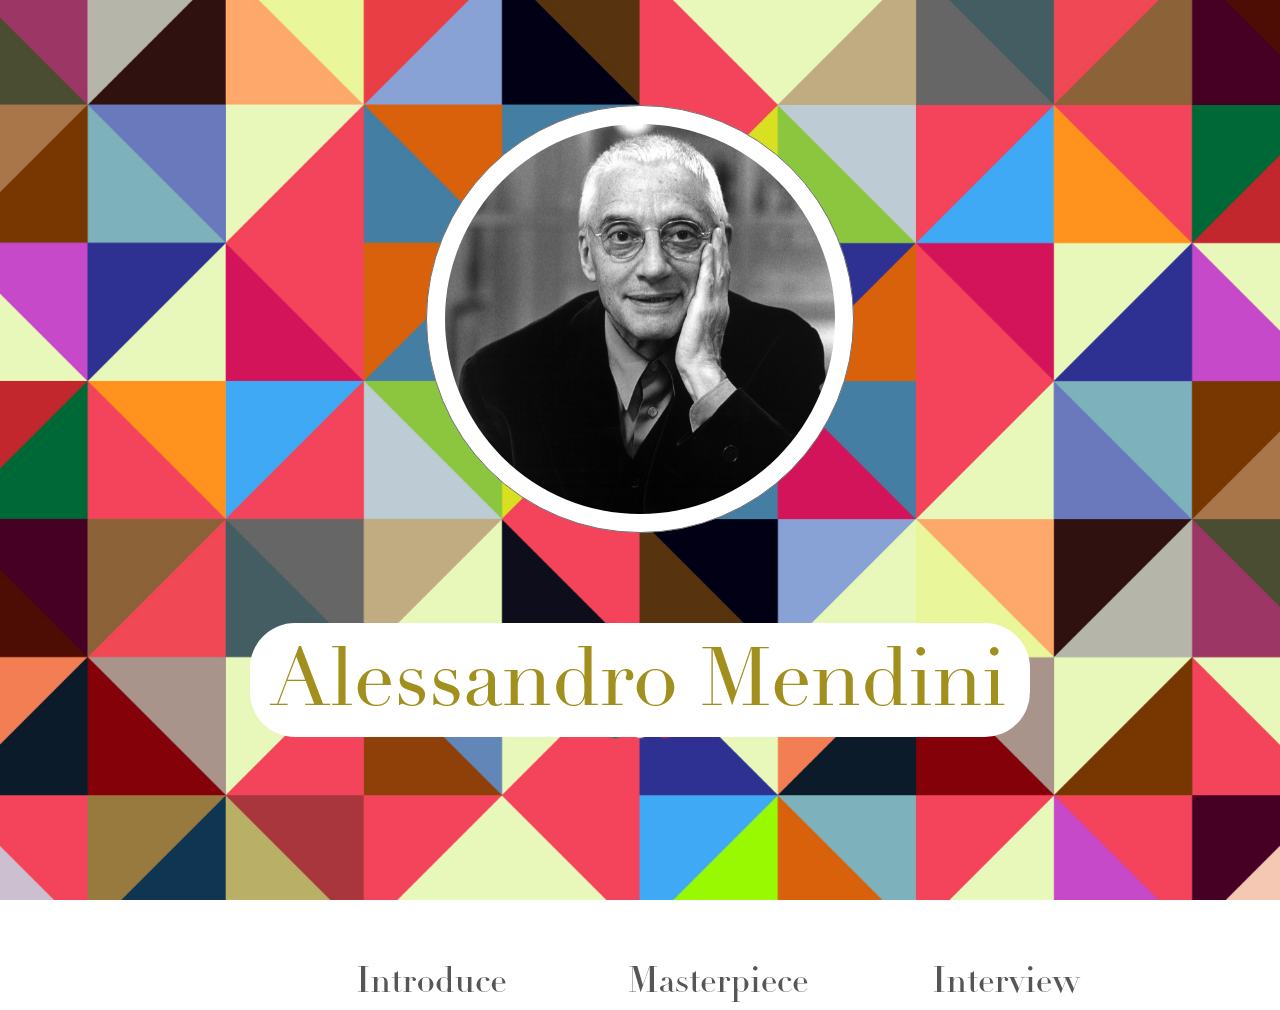
<file: index.html>
<!DOCTYPE html>
<html lang="ko">
<head>
    <meta charset="UTF-8">
    <meta http-equiv="X-UA-Compatible" content="IE=edge">
    <meta name="viewport" content="width=device-width, initial-scale=1.0">
    <title>Mendini</title>
    <link rel="stylesheet" href="master.css">
</head>
<body>
    <section>
        <div class="wrap1"></div>
        <div class="wrap2">
            <div class="fr_set">
                <div class="fr01"><img src="img/01_02.png" ></div>
                <div class="fr02"><img src="img/01_03.png" ></div>
                <a href="index.html"><div class="bt"><img src="img/01_07.png"></div></a>
                <div class="fr03">
                    <a href="sub01.html"><img src="img/01_04.png"></a>
                    <a href="sub02.html"><img src="img/01_05.png" ></a>
                        <a href="sub03.html"><img src="img/01_06.png" ></a>
                        
                 </div>
             </div>
         </div>

</section>
</body>
</html>
</file>
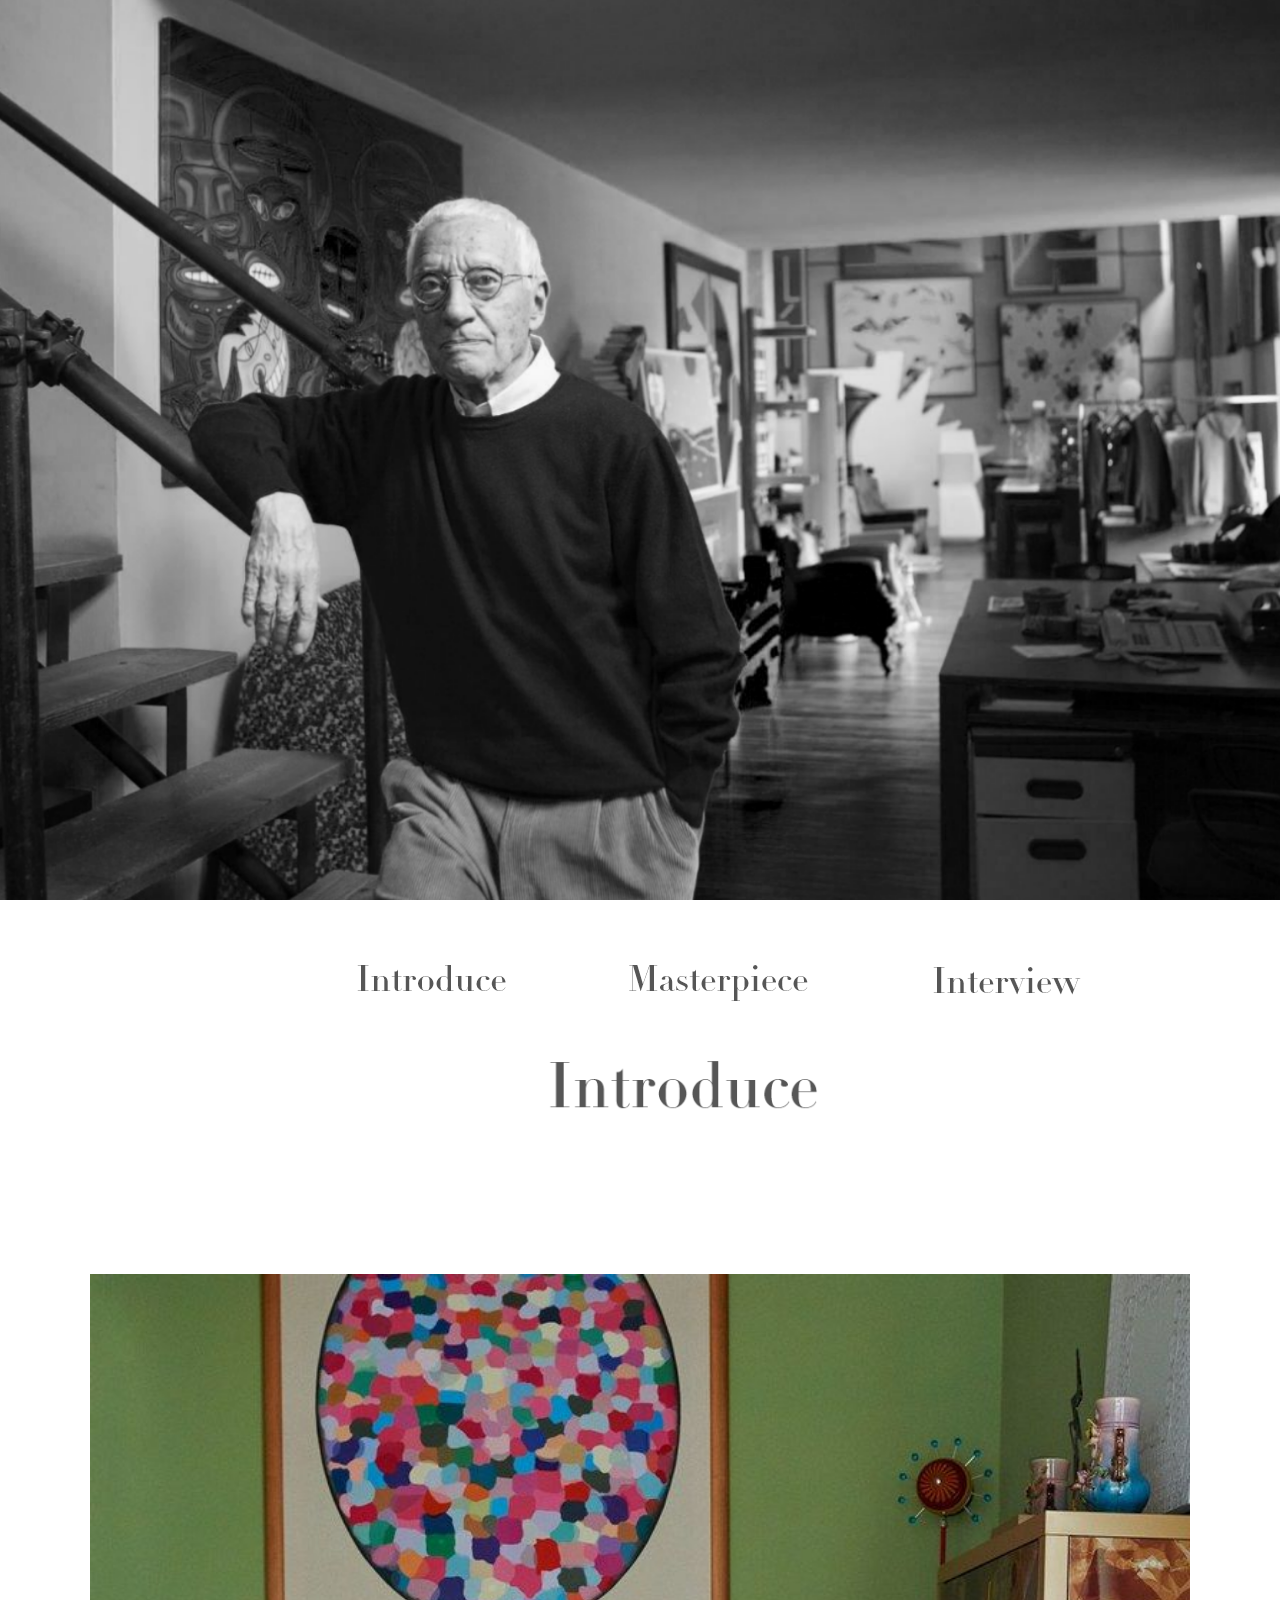
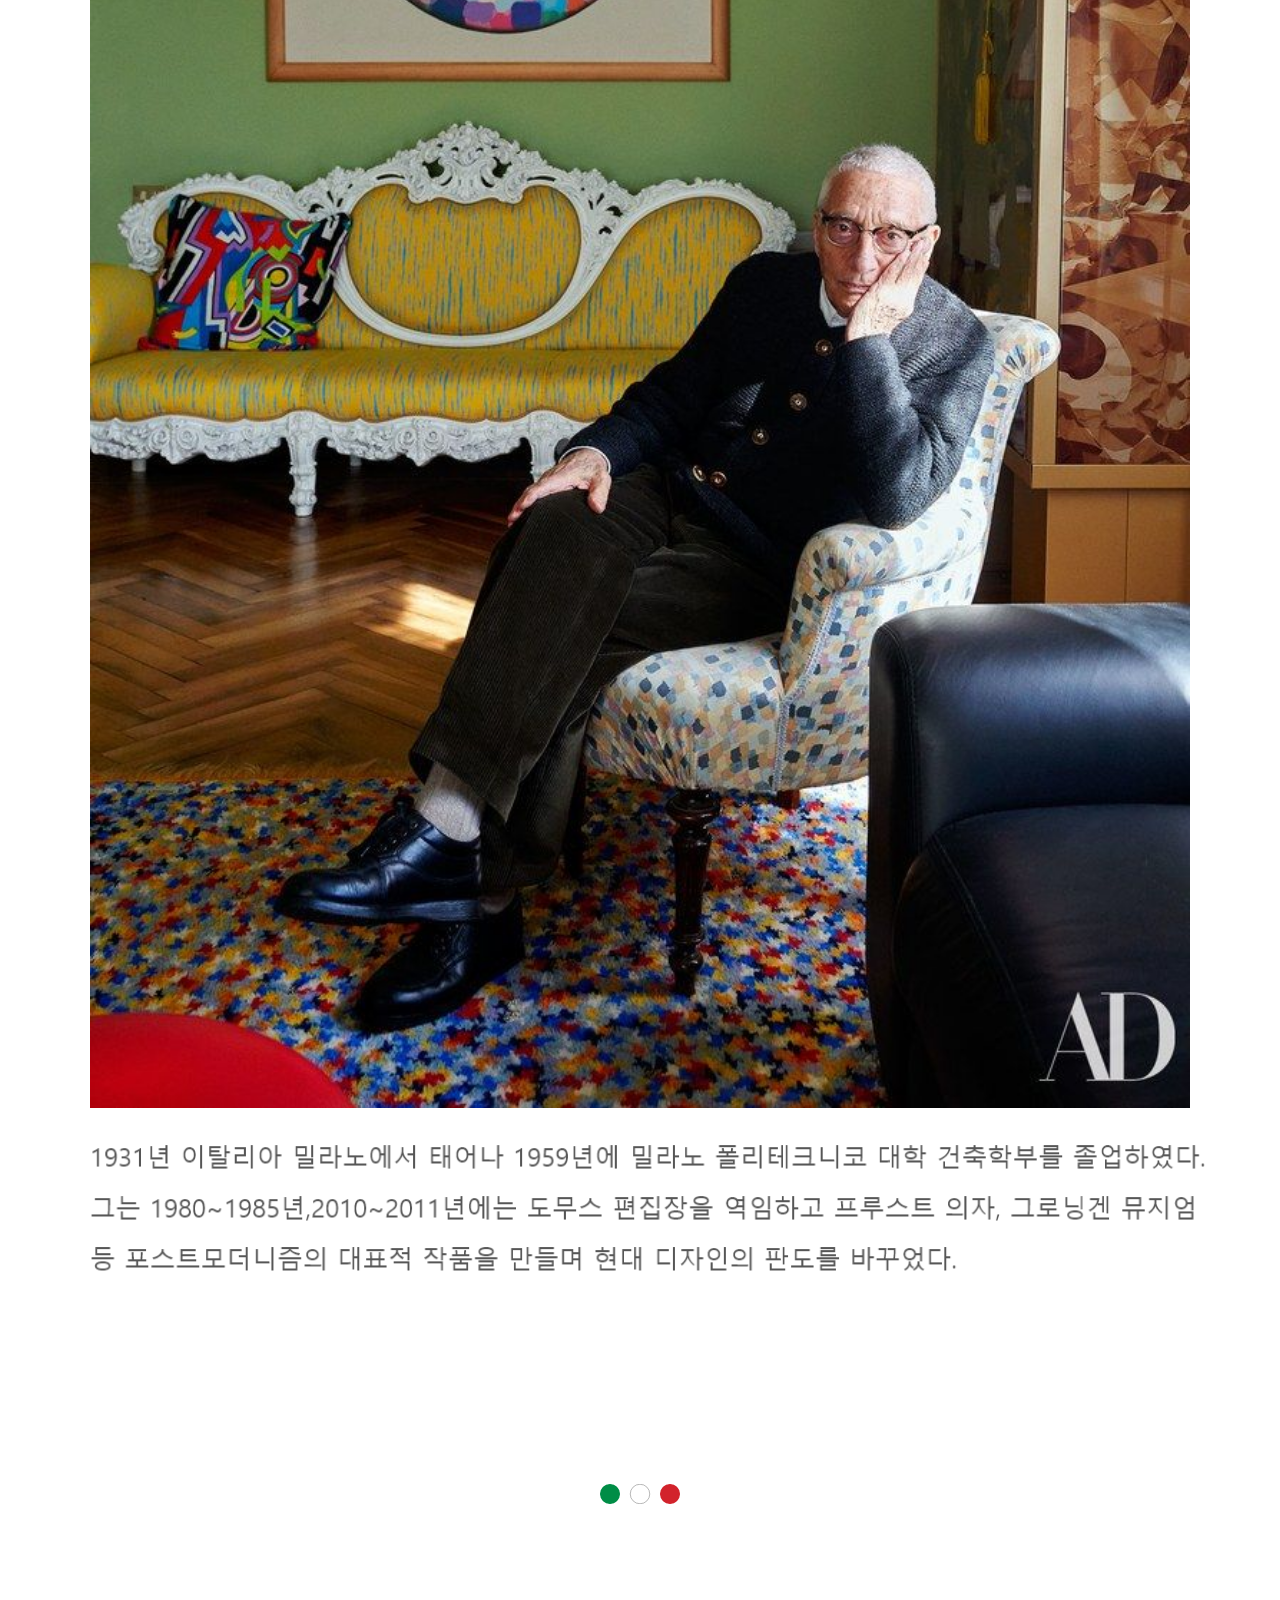
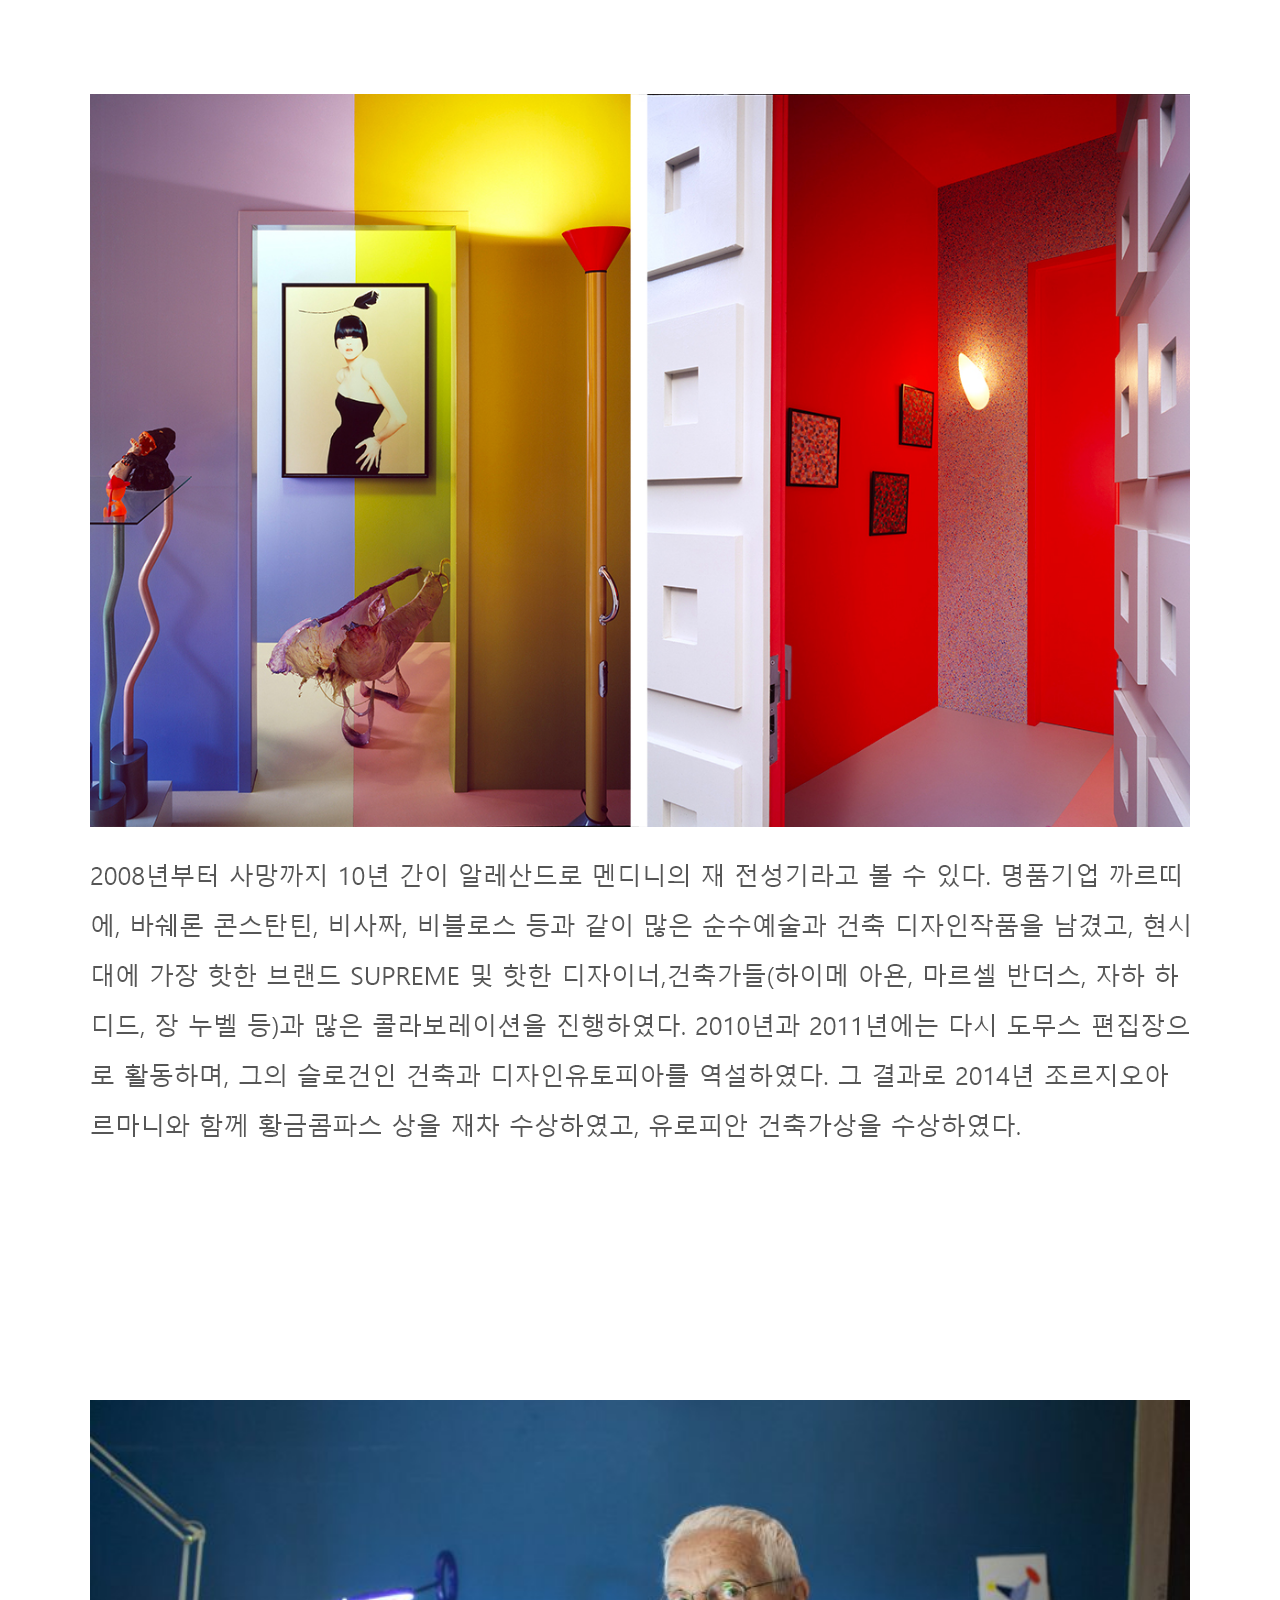
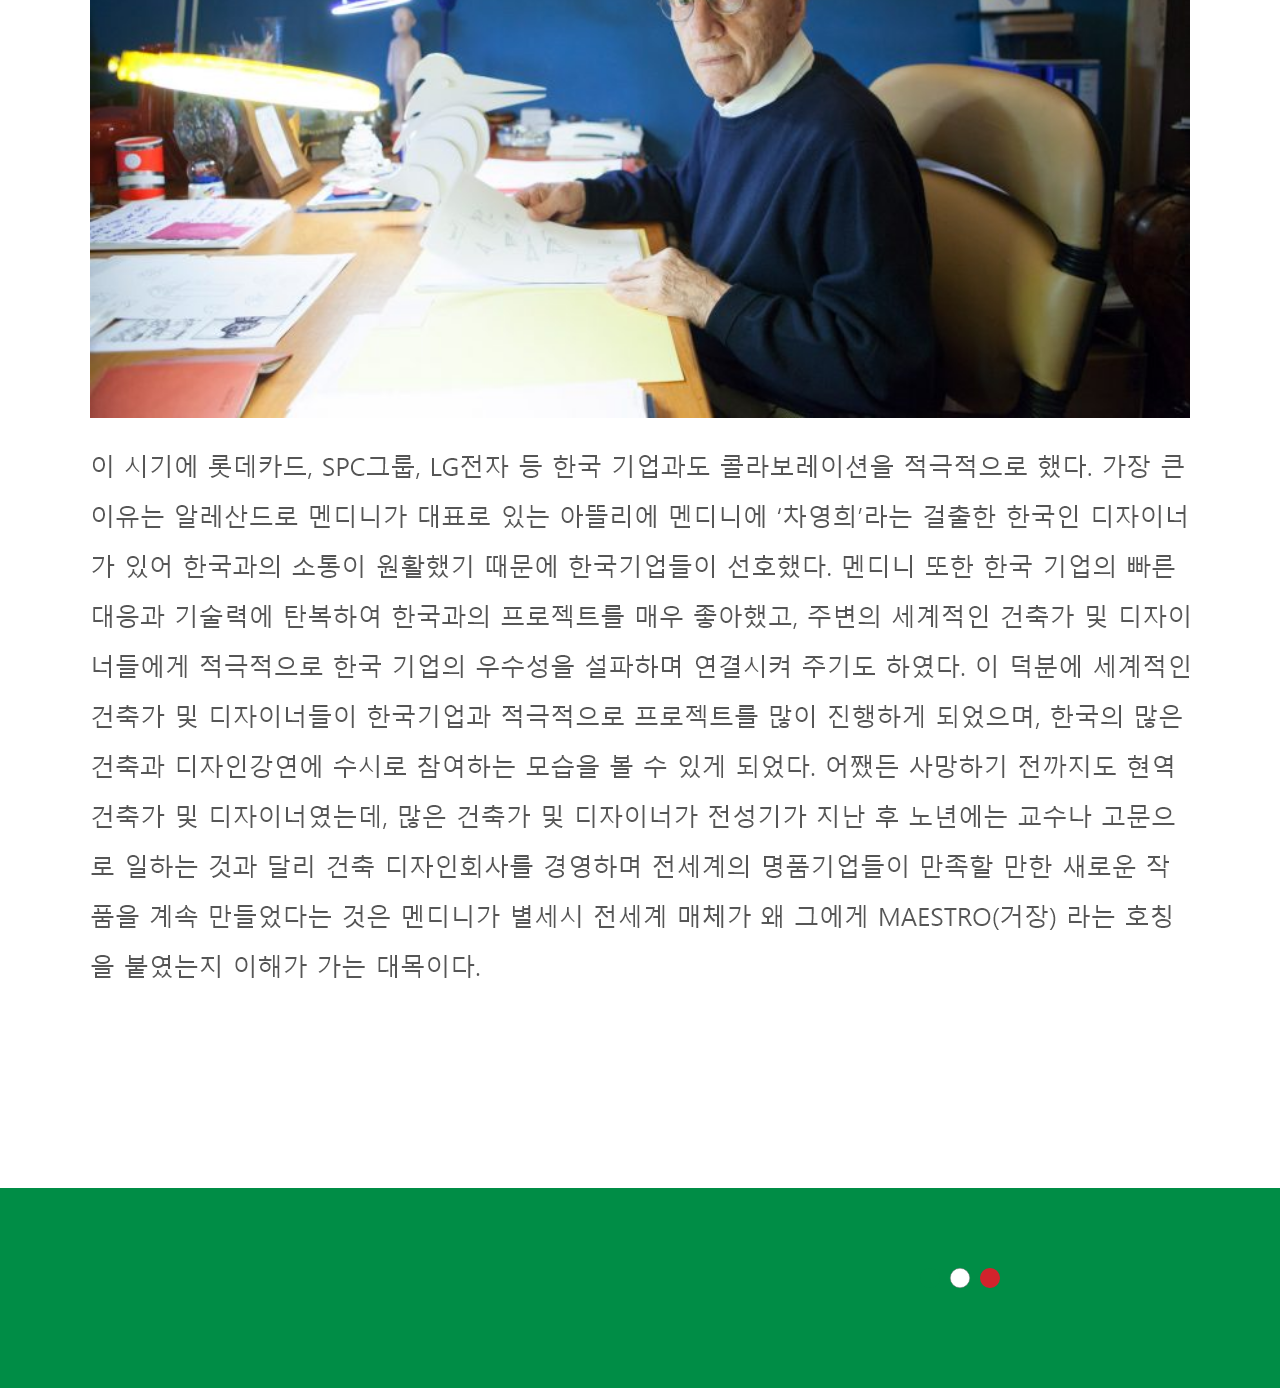
<file: sub01.html>
<!DOCTYPE html>
<html lang="ko">
<head>
    <meta charset="UTF-8">
    <meta http-equiv="X-UA-Compatible" content="IE=edge">
    <meta name="viewport" content="width=device-width, initial-scale=1.0">
    <title>Mendini</title>
    <link rel="stylesheet" href="master1.css">
</head>
<body>

    <section>
        <div class="wrap1"></div>
        <div class="wrap2">
            <div class="fr_set">
                <a href="index.html"><div class="bt"><img src="img/01_07.png"></div></a>
                <div class="fr03">
                    <a href="sub01.html"><img src="img02/02_02.png" ></a>
                     <a href="sub02.html"><img src="img02/02_03.png"></a>
                     <a href="sub03.html"><img src="img02/02_04.png" ></a>
                 </div>
             </div>
        </div>
                <div class="s_b00 s_b01"><img src="img02/02_06.png"></div>
                <div class="s_b00 s_b02"><img src="img02/02_07.png"></div>
                <div class="s_b00 s_b03"><img src="img02/02_08.jpg"></div>
                <div class="s_b00 s_b04"><img src="img02/02_09.jpg"></div>
                <div class="s_b00 s_b05"><img src="img02/02_10.jpg"></div>
                <div class="s_b00 s_b06"><img src="img02/02_11.png"></div>
                <div class="s_b00 s_b07"><img src="img02/02_12.png"></div>
                <div class="s_b00 s_b08"><img src="img02/02_13.jpg"></div>
                <div class="s_b00 s_b09"><img src="img02/02_14.jpg"></div>
    </section>
    <footer>
        <div class="s_ft"></div>
    </footer>
    
</body>
</html>
</file>
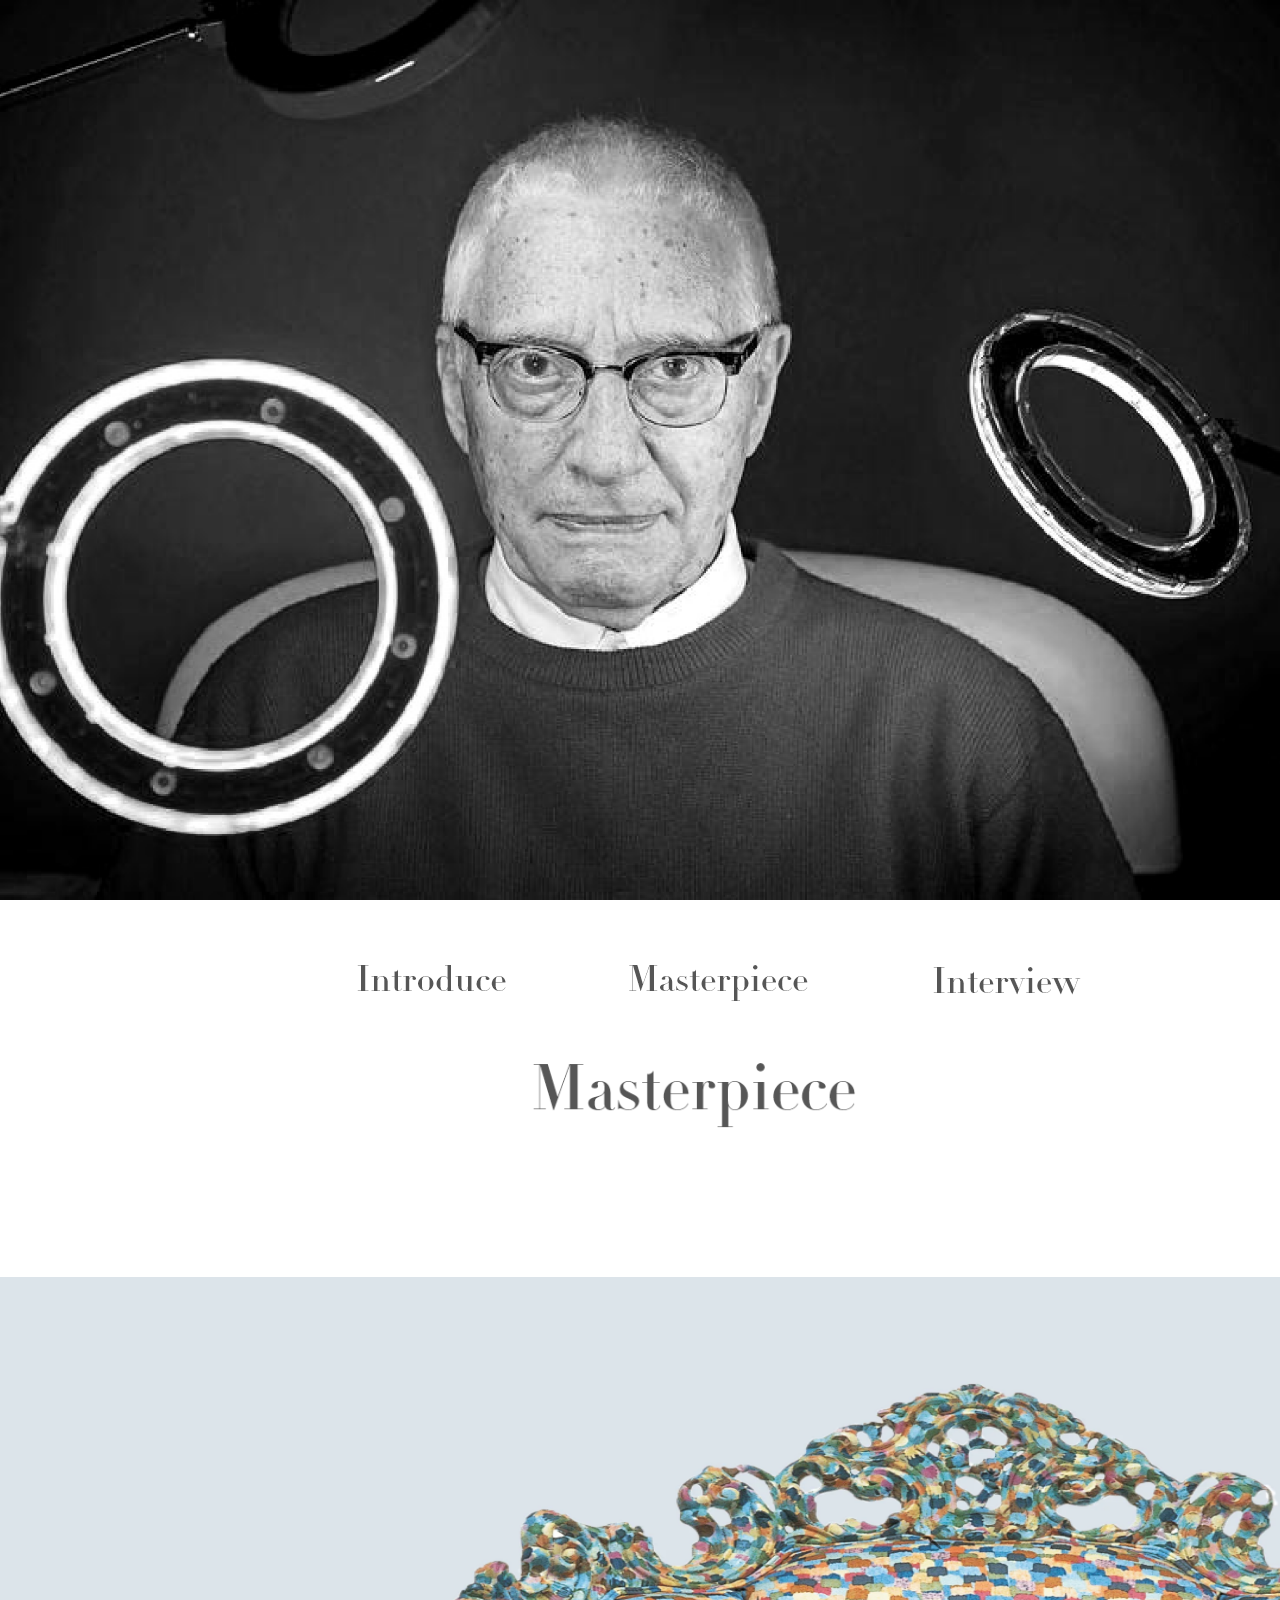
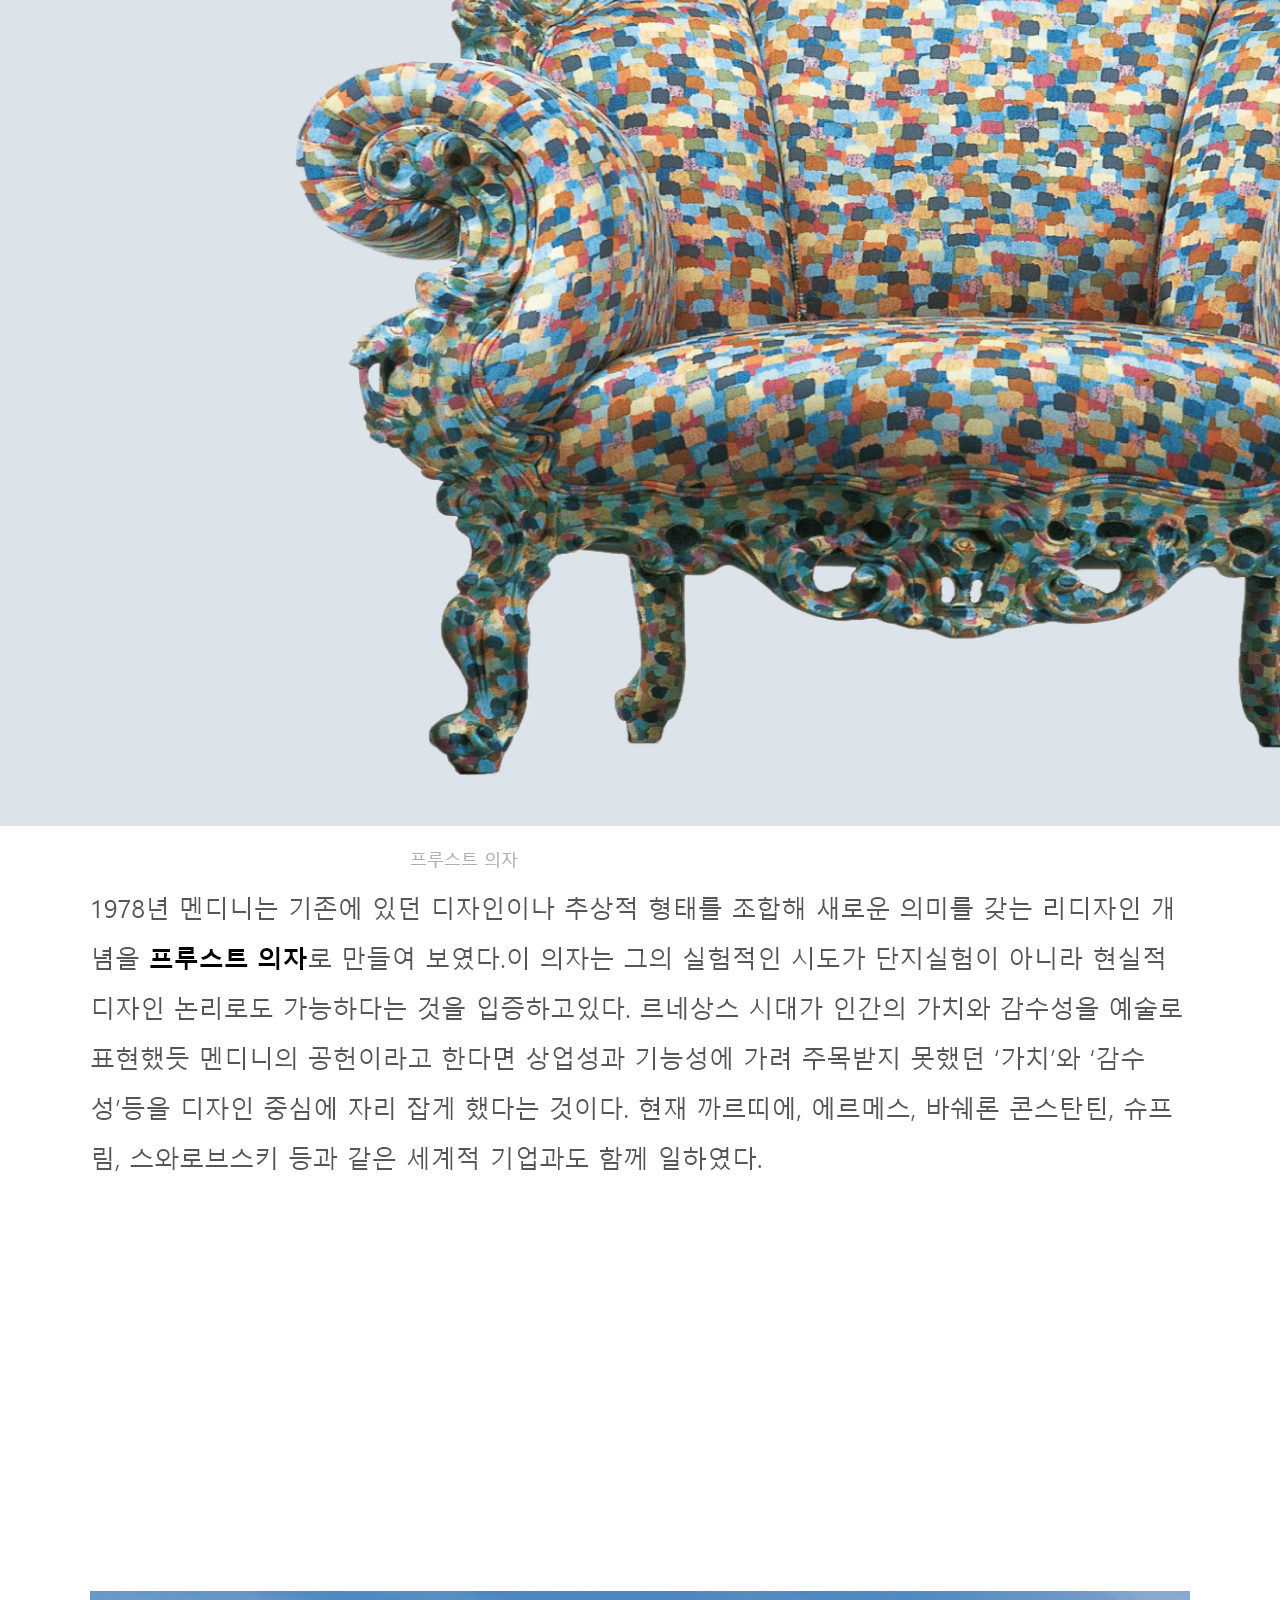
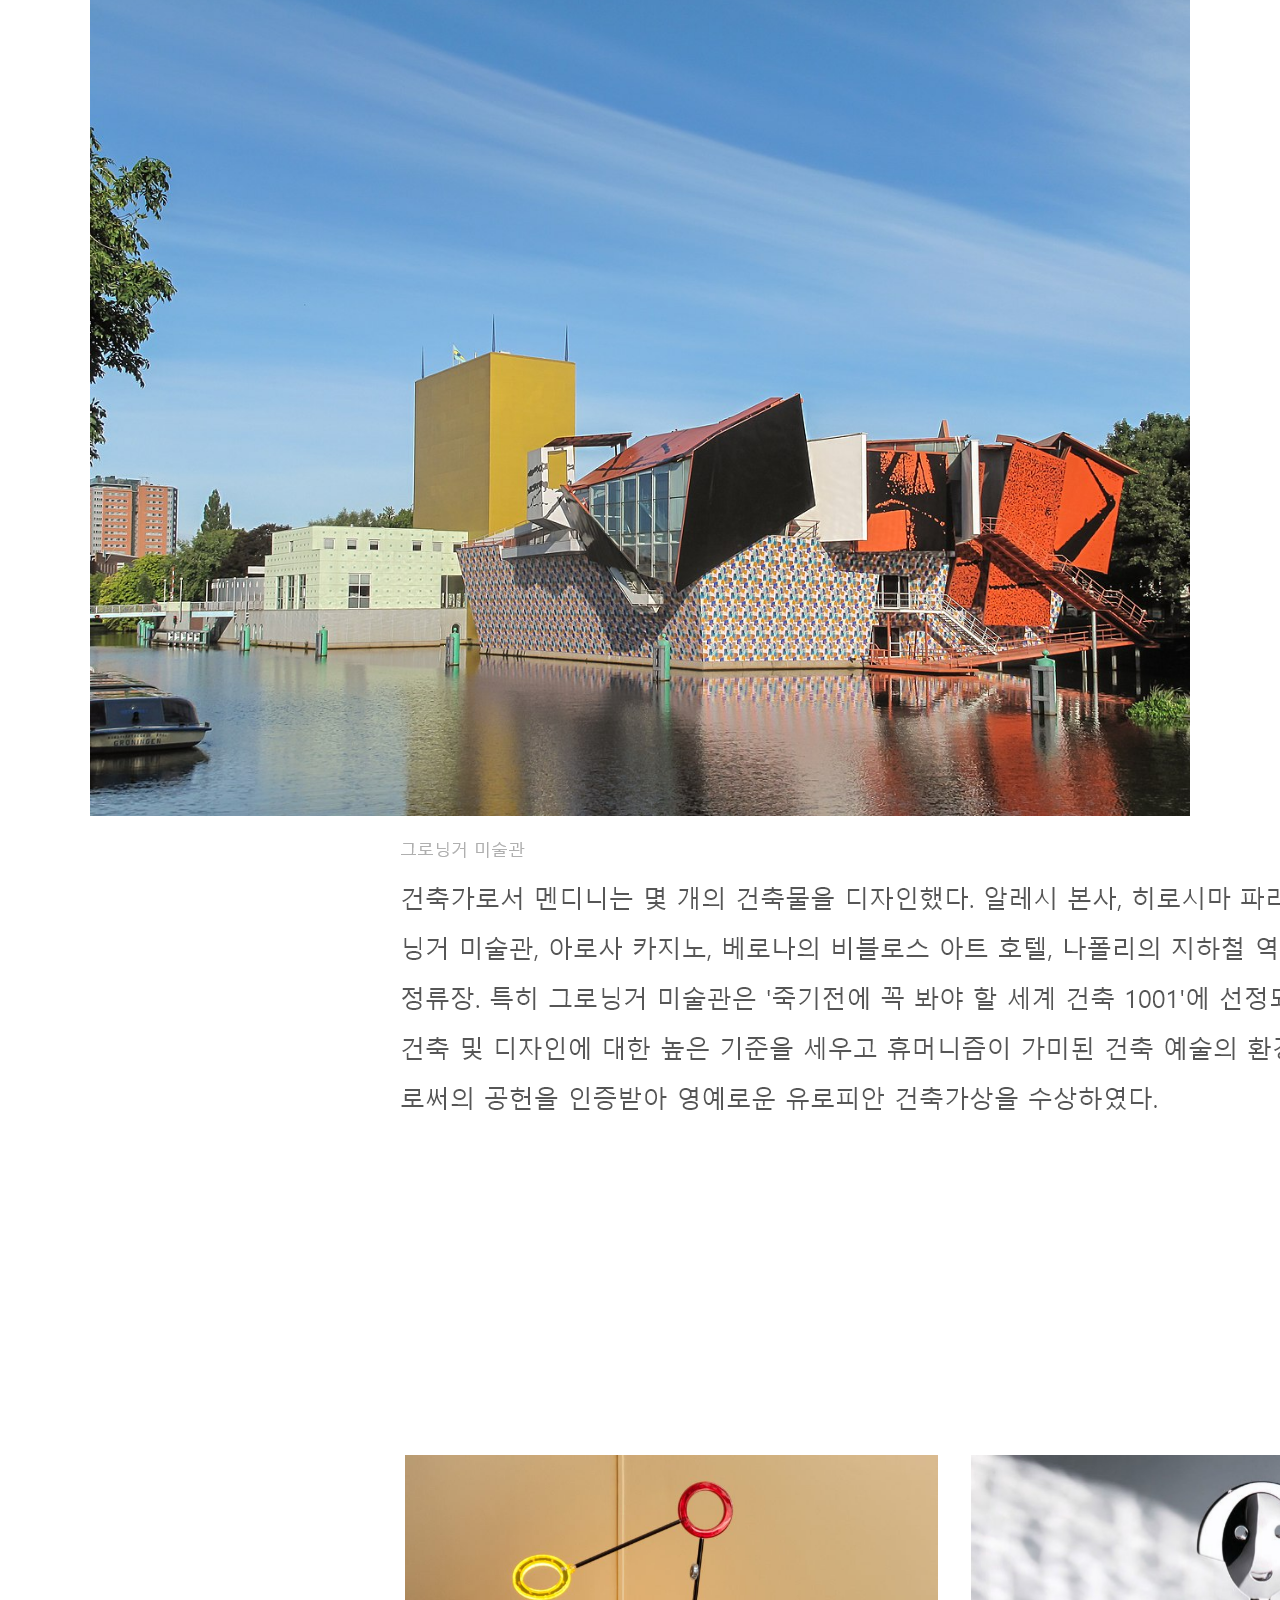
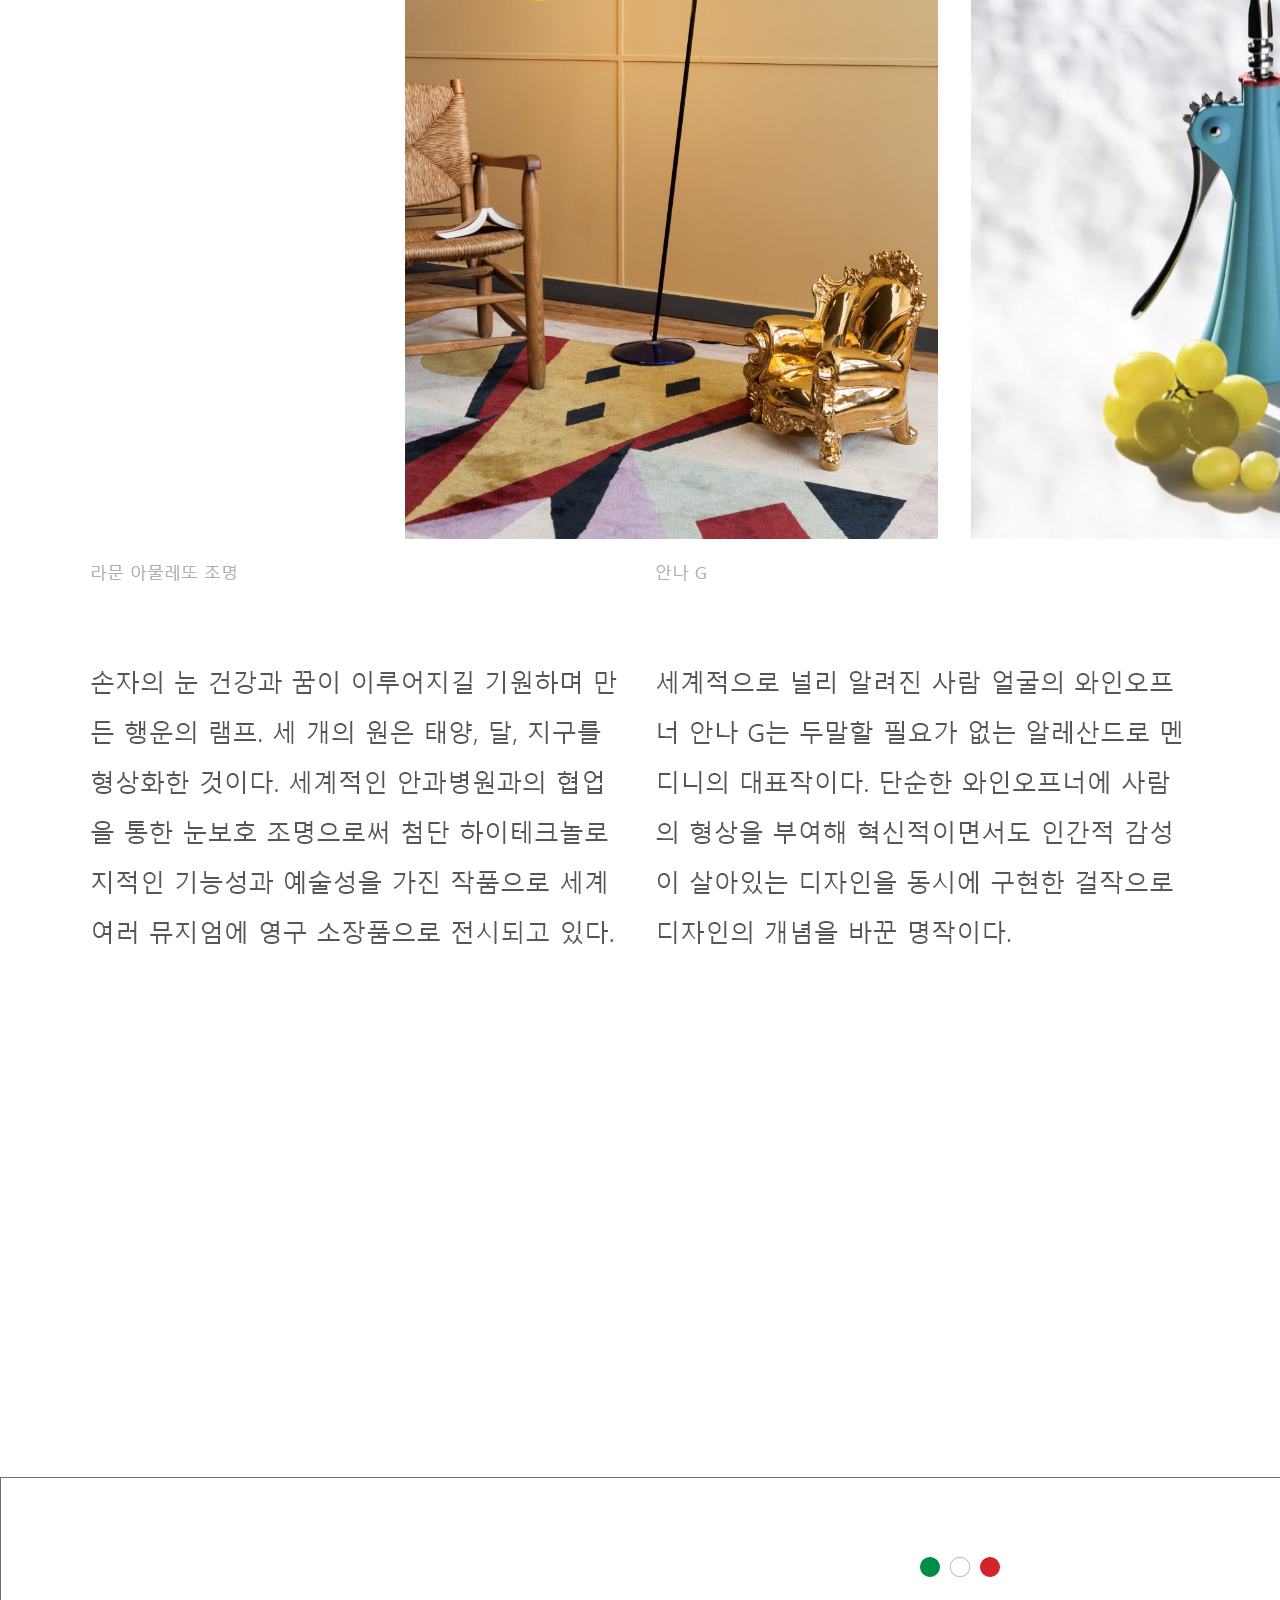
<file: sub02.html>
<!DOCTYPE html>
<html lang="ko">
<head>
    <meta charset="UTF-8">
    <meta http-equiv="X-UA-Compatible" content="IE=edge">
    <meta name="viewport" content="width=device-width, initial-scale=1.0">
    <title>Mendini</title>
    <link rel="stylesheet" href="master2.css">
</head>
<body>

    <section>
        <div class="wrap1"></div>
        <div class="wrap2">
            <div class="fr_set">
                <a href="index.html"><div class="bt"><img src="img/01_07.png"></div></a>
                <div class="fr03">
                    <a href="sub01.html"><img src="img03/03_02.png" ></a>
                     <a href="sub02.html"><img src="img03/03_03.png"></a>
                     <a href="sub03.html"><img src="img03/03_04.png"></a>
                 </div>
             </div>
        </div>
            
                <div class="s_b00 s_b01"><img src="img03/03_05.png"></div>
                <div class="s_b00 s_b02"><img src="img03/03_06.png"></div>
                <div class="s_b00 s_b03"><img src="img03/03_07.png"></div>
                <div class="s_b00 s_b04"><img src="img03/03_08.png"></div>
                <div class="s_b00 s_b05"><img src="img03/03_09.png"></div>
                <div class="s_b00 s_b06"><img src="img03/03_10.png"></div>
                <div class="s_b00 s_b07"><img src="img03/03_11.png"></div>
                <div class="s_b1">
                <div class="s_b00 s_b08"><img alt src="img03/03_12.png"></div>
                <div class="s_b00 s_b09"><img alt src="img03/03_13.png"></div>
                </div>
                <div class="s_b00 s_b10"><img src="img03/03_14.png"></div>
                <div class="s_b00 s_b11"><img src="img03/03_15.png"></div>
                <div class="s_b00 s_b12"><img src="img03/03_18.png"></div>
    </section>
    <footer>
        <div class="s_ft"></div>
    </footer>
    
</body>
</html>
</file>
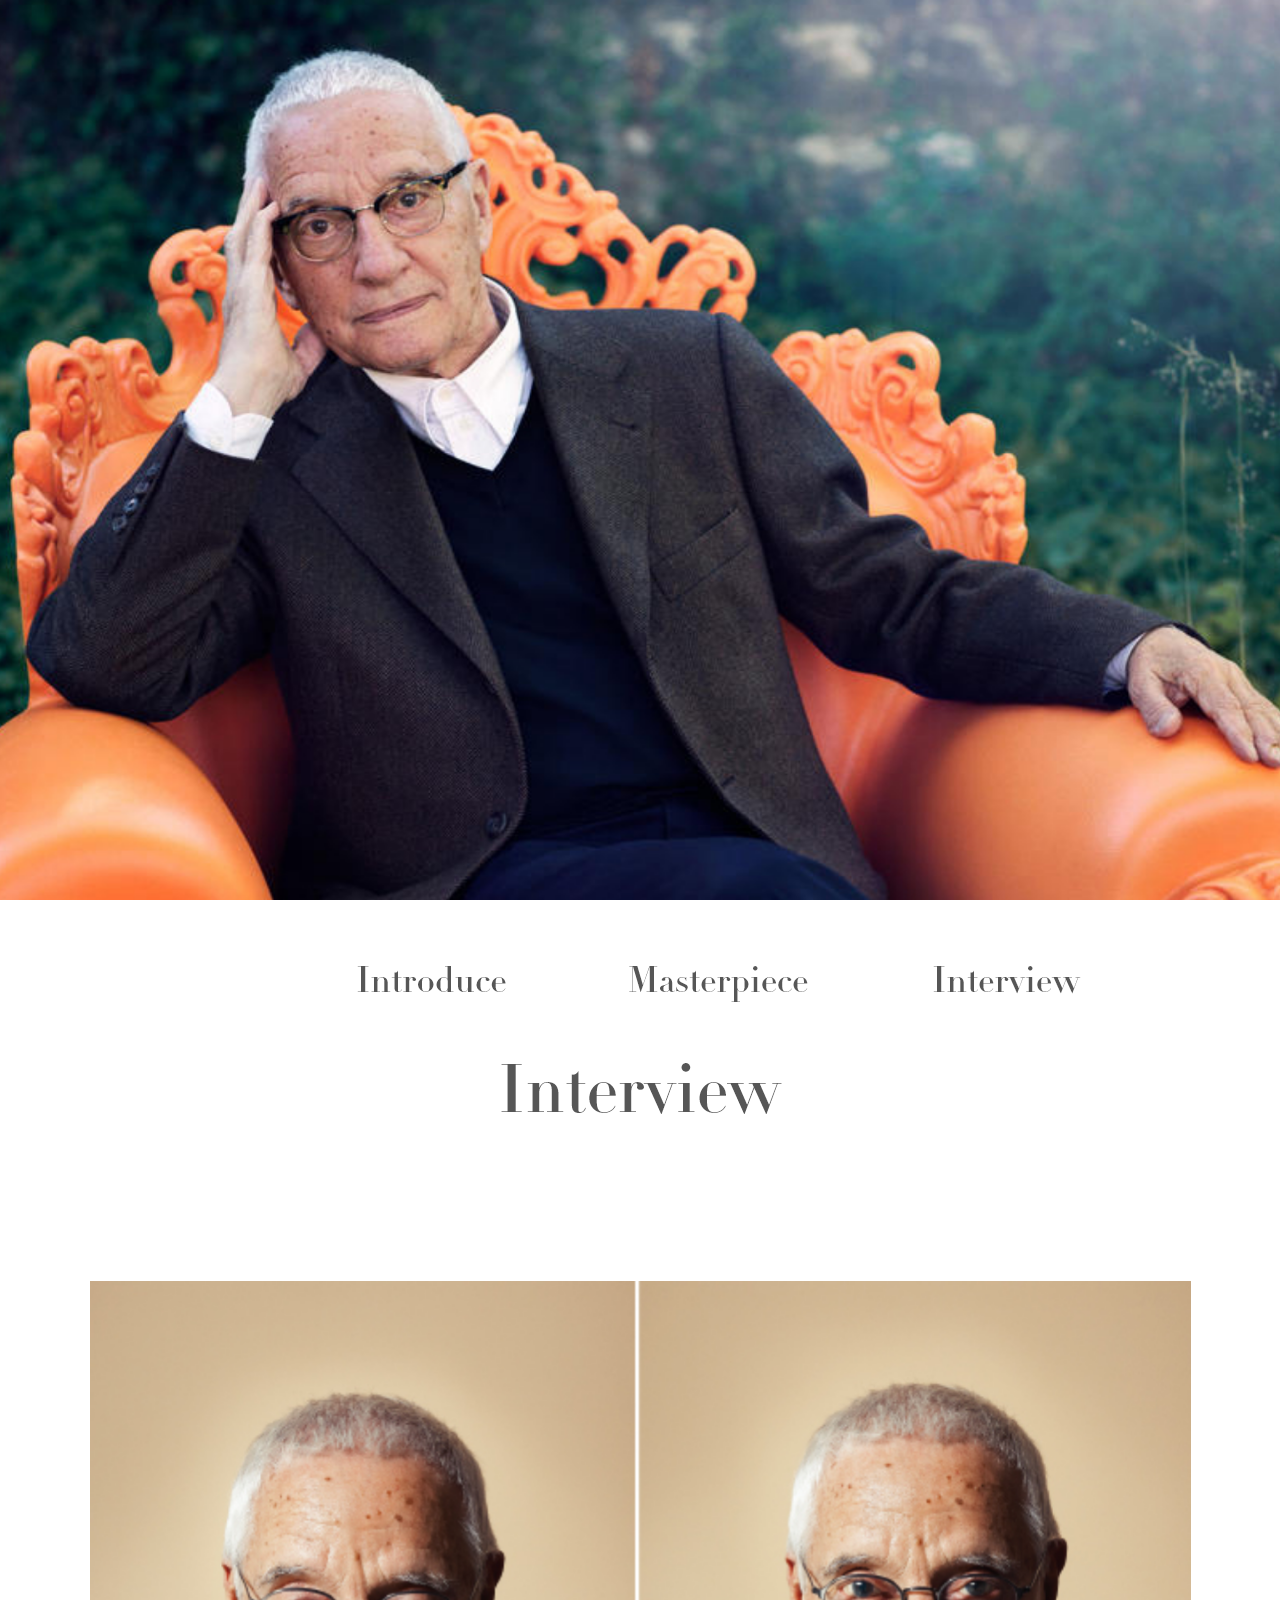
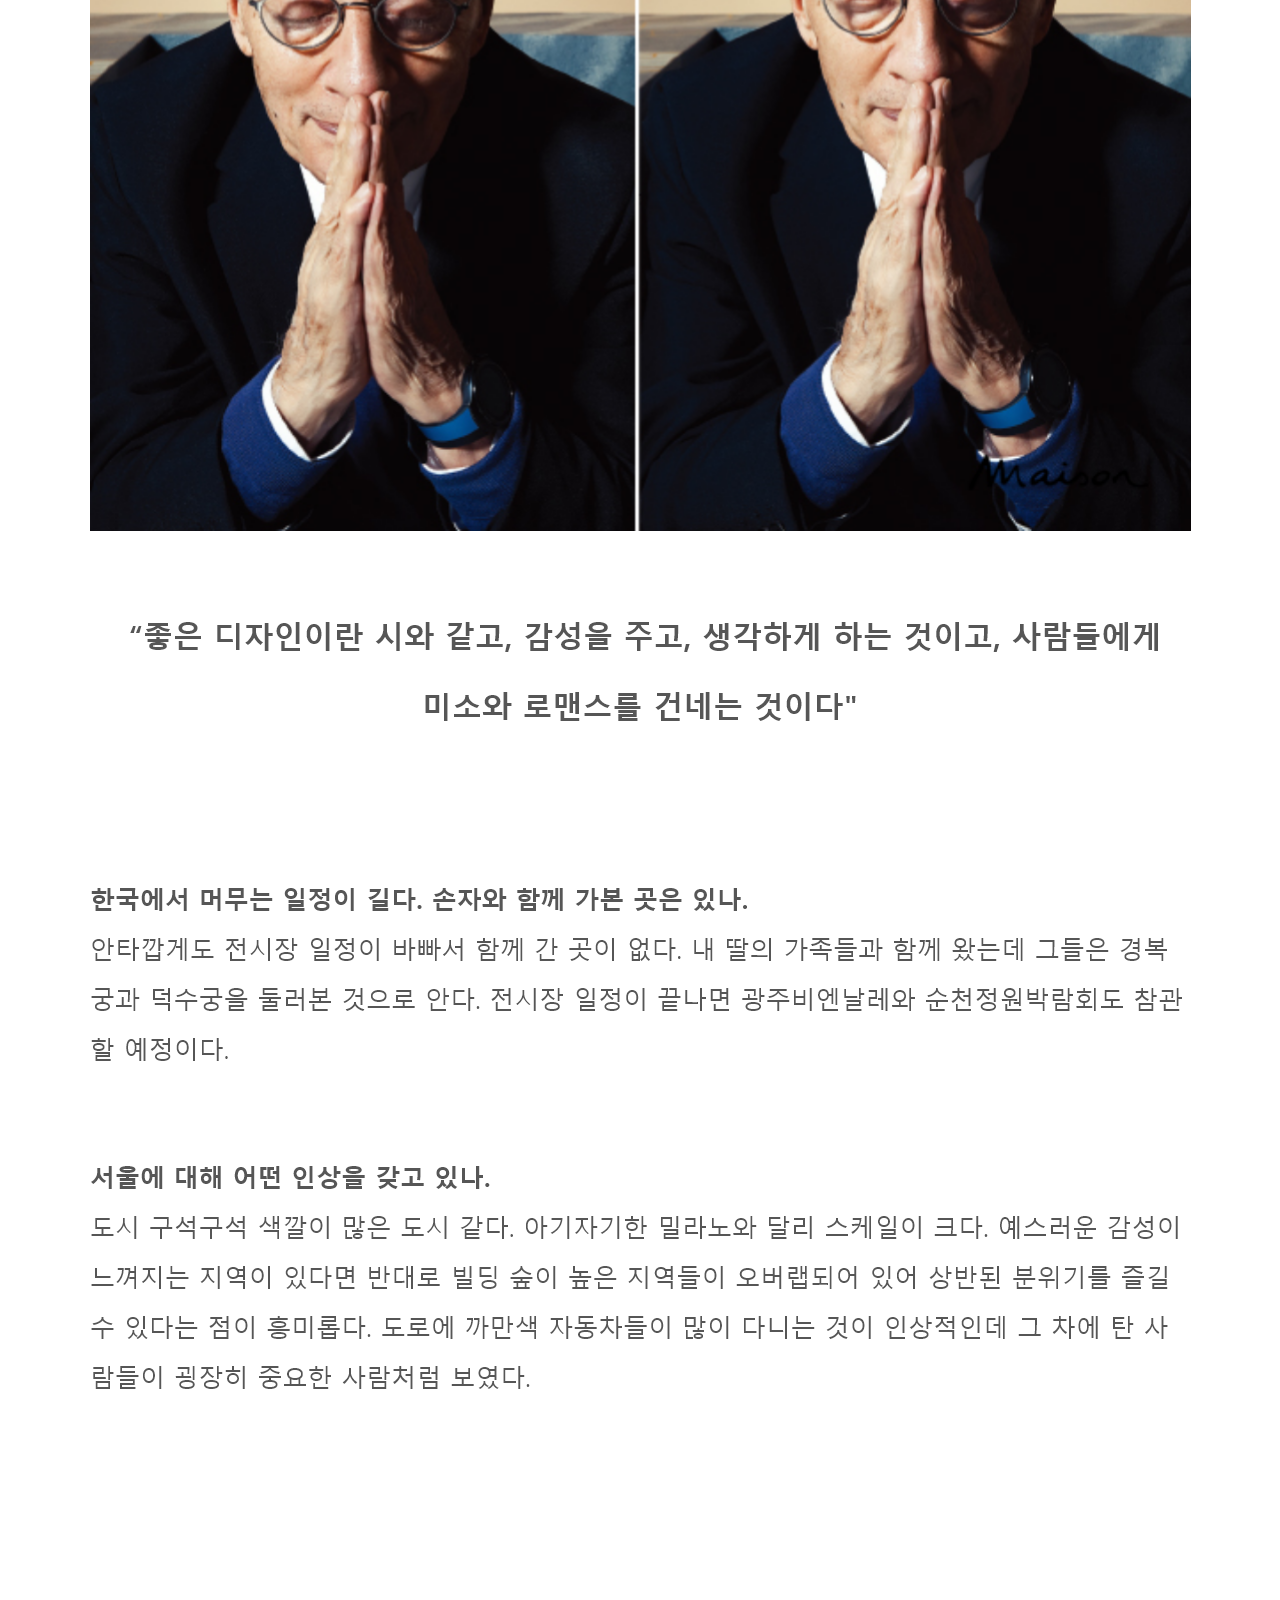
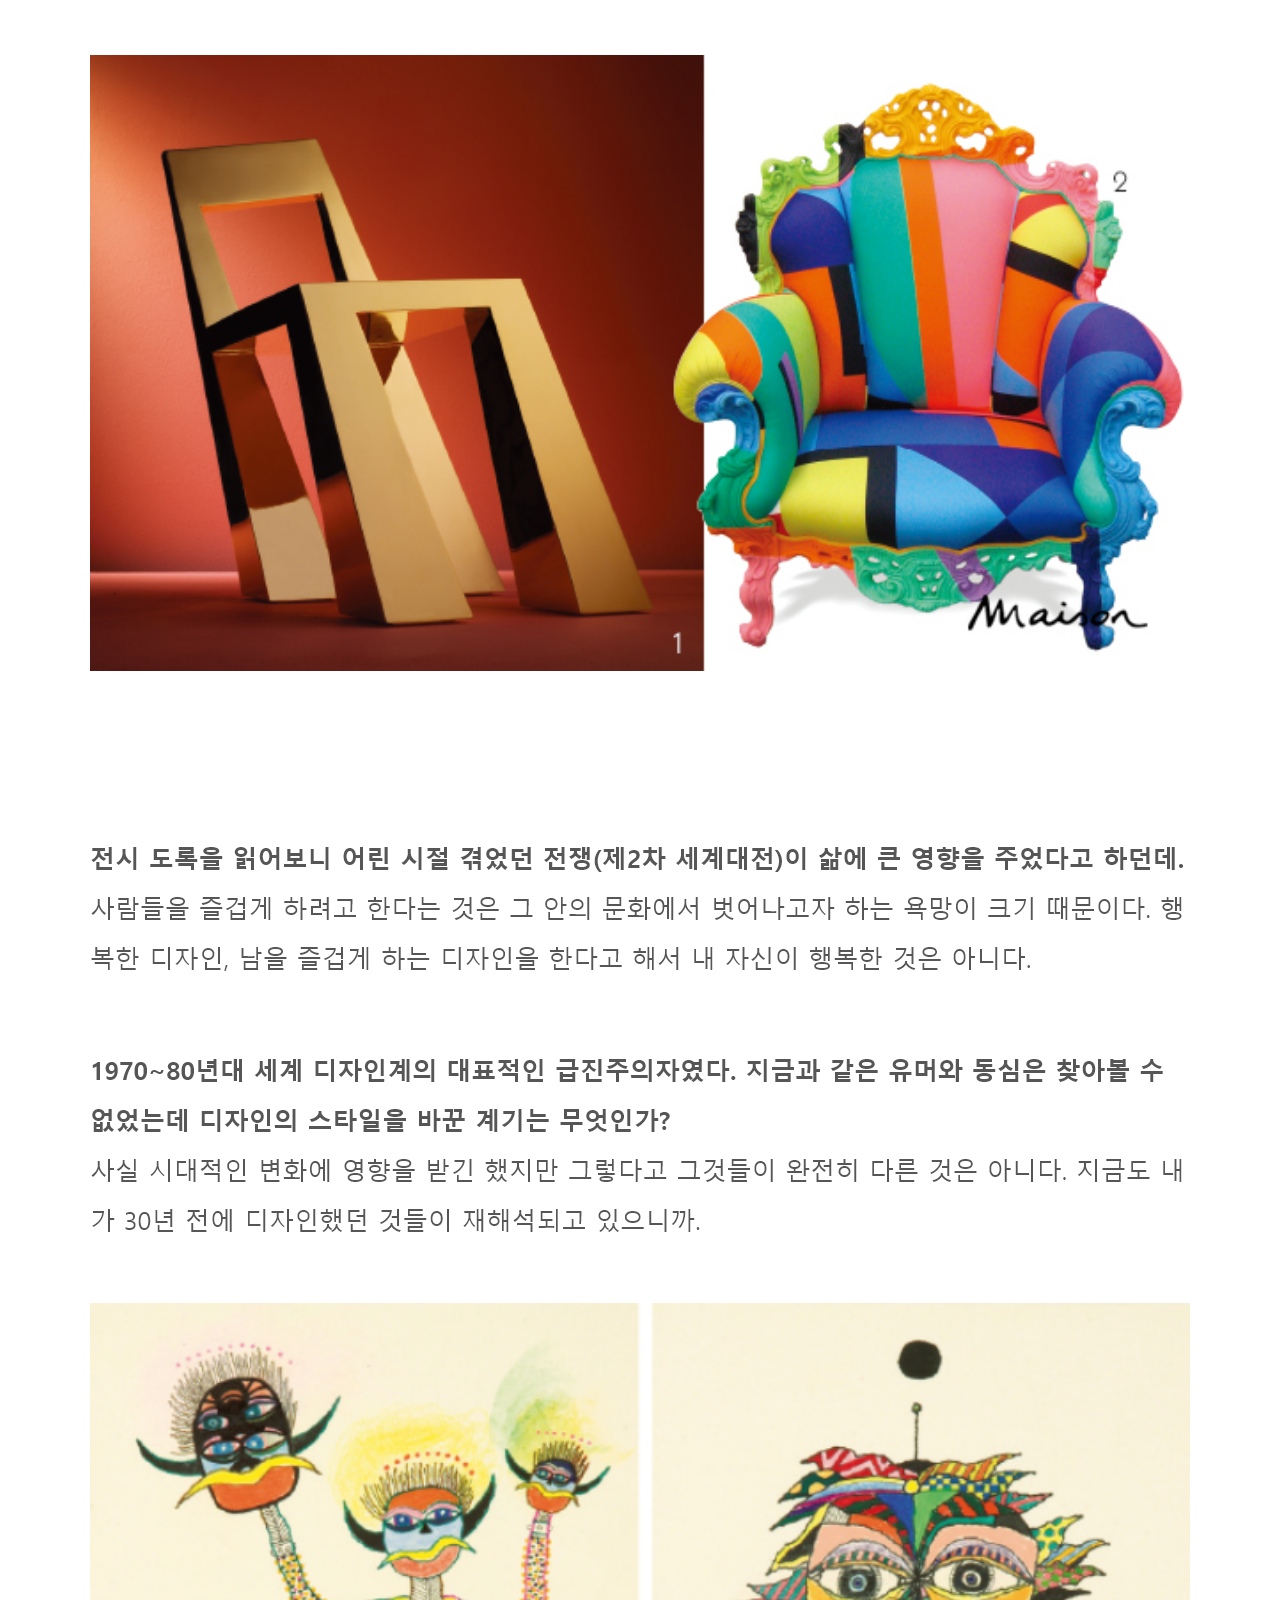
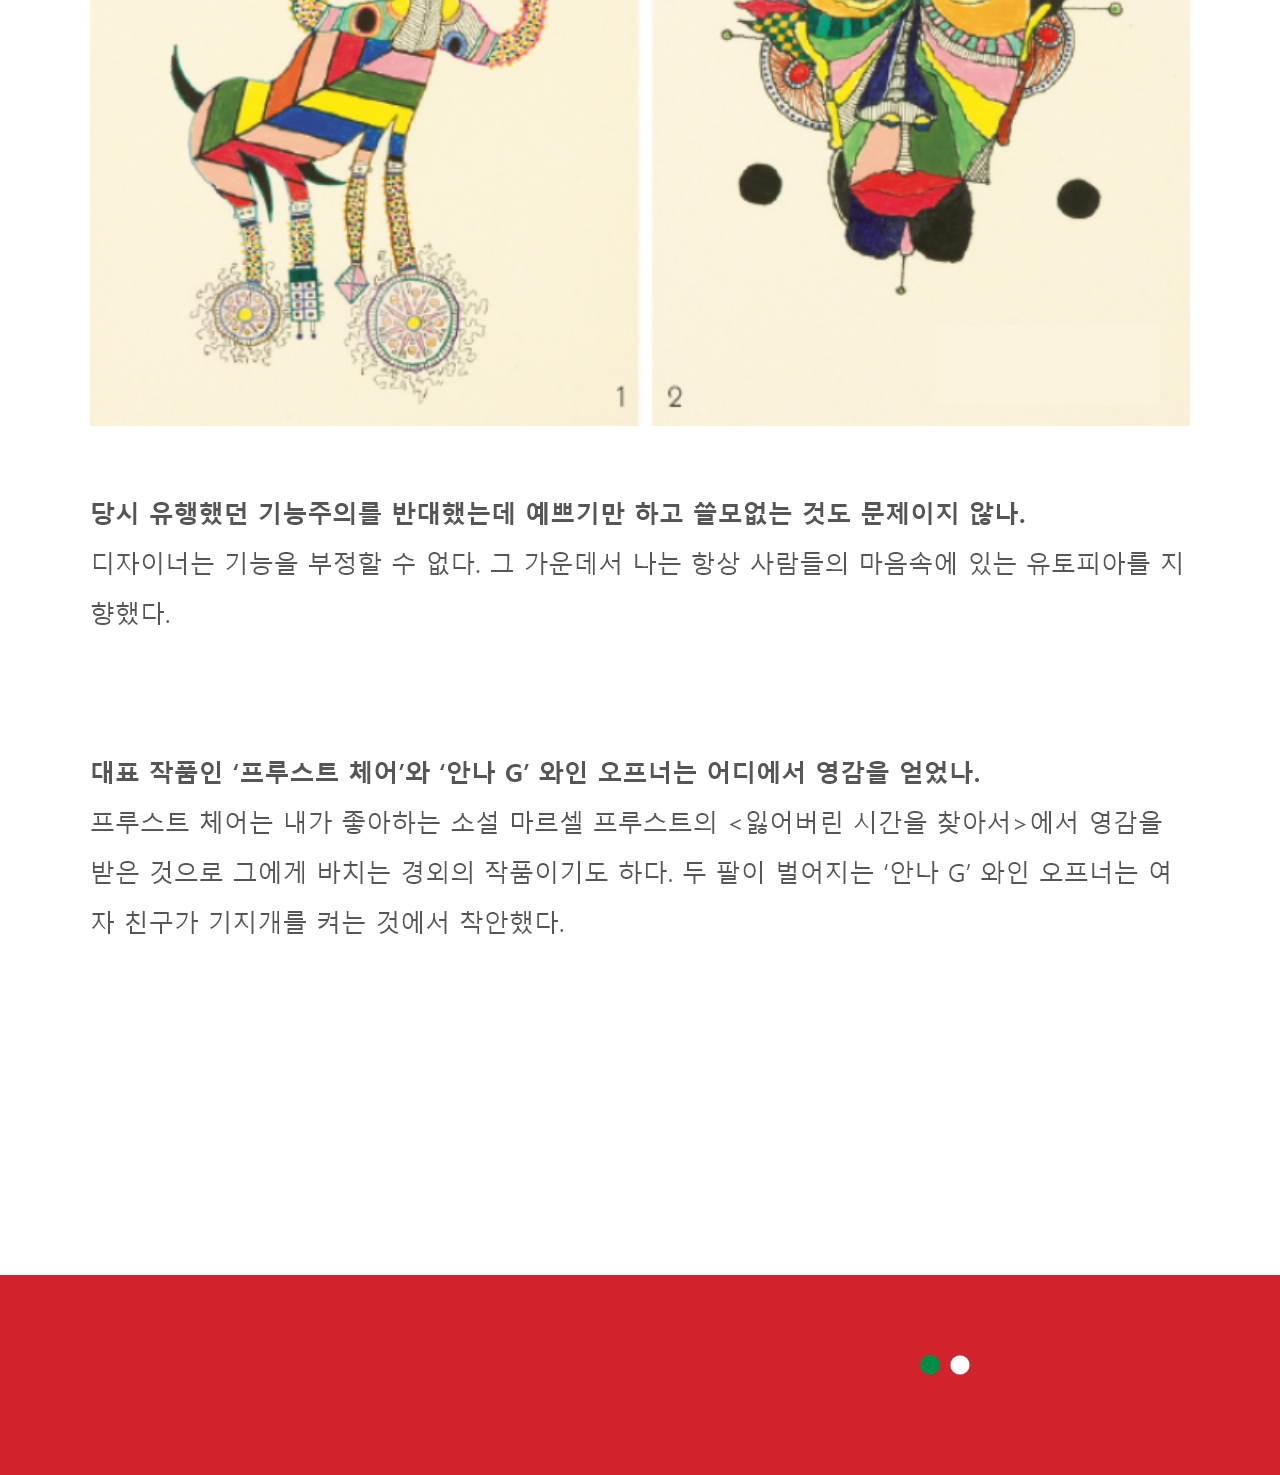
<file: sub03.html>
<!DOCTYPE html>
<html lang="ko">
<head>
    <meta charset="UTF-8">
    <meta http-equiv="X-UA-Compatible" content="IE=edge">
    <meta name="viewport" content="width=device-width, initial-scale=1.0">
    <title>Mendini</title>
    <link rel="stylesheet" href="master3.css">
</head>
<body>

    <section>
        <div class="wrap1"></div>
        <div class="wrap2">
            <div class="fr_set">
                <a href="index.html"><div class="bt"><img src="img/01_07.png"></div></a>
                <div class="fr03">
                    <a href="sub01.html"><img src="img04/04_02.png" ></a>
                     <a href="sub02.html"><img src="img04/04_03.png"></a>
                     <a href="sub03.html"><img src="img04/04_04.png"></a>
                 </div>
             </div>
        </div>
                <div class="s_b00 s_b01"><img src="img04/04_05.png"></div>
                <div class="s_b00 s_b02"><img src="img04/04_06.png"></div>
                <div class="s_b00 s_b03"><img src="img04/04_07.png"></div>
                <div class="s_b00 s_b04"><img src="img04/04_08.png"></div>
                <div class="s_b00 s_b05"><img src="img04/04_09.png"></div>
                <div class="s_b00 s_b06"><img src="img04/04_10.png"></div>
                <div class="s_b00 s_b07"><img src="img04/04_11.png"></div>
                <div class="s_b00 s_b08"><img src="img04/04_12.png"></div>
                <div class="s_b00 s_b09"><img src="img04/04_13.png"></div>
                <div class="s_b00 s_b10"><img src="img04/04_14.png"></div>
                <div class="s_b00 s_b11"><img src="img04/04_15.png"></div>
                <div class="s_b00 s_b12"><img src="img04/04_16.png"></div>
    </section>
    <footer>
        <div class="s_ft"></div>
    </footer>
    
</body>
</html>
</file>
<file: master.css>
*{
    margin: 0;
    padding: 0;
    text-decoration: none;
    list-style-type: none;
}

.wrap1{
    width: 100%;
    height: 100vh;
    background-image: url('img/01_01.png');
    background-position: center;
    background-size: cover;
}
.bt{
    width: 137px;
    height: 88px;
    position: absolute;
    margin-left: 1752px;
    bottom: 20px;
    z-index: 0;
}
.wrap2{
    width: 100%;
    height: 100vh;
    position: absolute;
    top: 0;
}
.fr_set{
    width: 100%;
    height: 100vh;
    margin: 0 auto;
   
}
.fr01{
    width: 22.5%;
    height: 428px;
    position: relative;
    top: 105px;
    margin: 0 auto;
    display: flex;
    justify-content: center;
}
.fr02{
    width: 40.5%;
    height: 114px;
    position: relative;
    top: 195px;
    margin: 0 auto;
    display: flex;
    justify-content: center;
}
.fr03{
    width: 55%;
    height: 50px;
    position: relative;
    top: 414px;
    margin: 0 auto;
    display: flex;
    justify-content: space-between;
}
</file>
<file: master1.css>
*{
    margin: 0;
    padding: 0;
    text-decoration: none;
    list-style-type: none;
}
.wrap1{
    width: 100%;
    height: 100vh;
    background-image: url('img02/02_01.png');
    background-position: center;
    background-size: cover;
}
.bt{
    width: 137px;
    height: 88px;
    position: absolute;
    margin-left: 1752px;
    bottom: 20px;
    z-index: 0;
}
.wrap2{
    width: 100%;
    height: 100vh;
    position: absolute;
    top: 0;
}
.fr_set{
    width: 100%;
    height: 100vh;
    margin: 0 auto; 
}
.fr03{
    width: 55%;
    height: 50px;
    position: relative;
    top: 956px;
    margin: 0 auto;
    display: flex;
    justify-content: space-between;
}
.s_b00{
    width: 1100px;
    height: 5270px;
    top: 0;

}
.s_b01{
    width: 14.5%;
    height: 80px;
    position: relative;
    margin: 0 auto;
    display: flex;
    margin-top: 147px;
}
.s_b02{
    width: 1100px;
    height: 1434px;
    position: relative;
    margin: 0 auto;
    display: flex;
    margin-top: 147px;
}
.s_b03{
    width: 1100px;
    height: 158px;
    position: relative;
    margin: 0 auto;
    display: flex;
    margin-top: 31px;
}
.s_b04{
    width:80px;
    height: 20px;
    position: relative;
    margin: 0 auto;
    display: flex;
    margin-top: 187px;
}
.s_b05{
    width: 1100px;
    height: 733px;
    position: relative;
    margin: 0 auto;
    display: flex;
    margin-top: 190px;
}
.s_b06{
    width: 1100px;
    height: 283px;
    position: relative;
    margin: 0 auto;
    display: flex;
    margin-top: 31px;
}
.s_b07{
    width: 1100px;
    height: 618px;
    position: relative;
    margin: 0 auto;
    display: flex;
    margin-top: 259px;
}
.s_b08{
    width: 1100px;
    height: 534px;
    position: relative;
    margin: 0 auto;
    display: flex;
    margin-top: 31px;
}
.s_b09{
    width: 1920px;
    height: 200px;
    position: relative;
    margin: 0 auto;
    display: flex;
    margin-top: 205px;
}
</file>
<file: master2.css>
*{
    margin: 0;
    padding: 0;
    text-decoration: none;
    list-style-type: none;
}
.wrap1{
    width: 100%;
    height: 100vh;
    background-image: url('img03/03_01.png');
    background-position: center;
    background-size: cover;
}
.bt{
    width: 137px;
    height: 88px;
    position: absolute;
    margin-left: 1752px;
    bottom: 20px;
    z-index: 0;
}
.wrap2{
    width: 100%;
    height: 100vh;
    position: absolute;
    top: 0;
}
.fr_set{
    width: 100%;
    height: 100vh;
    margin: 0 auto; 
}
.fr03{
    width: 55%;
    height: 50px;
    position: relative;
    top: 956px;
    margin: 0 auto;
    display: flex;
    justify-content: space-between;
}
.s_b00{
    width: 1100px;
    height: 5270px;
    top: 0;
}
.s_b01{
    width: 17%;
    height: 80px;
    position: relative;
    margin: 0 auto;
    display: flex;
    margin-top: 149px;
}
.s_b02{
    width: 1920px;
    height: 1149px;
    position: relative;
    margin: 0 auto;
    display: flex;
    margin-top: 148px;
}
.s_b03{
    width: 108px;
    height: 23px;
    position: relative;
    margin-top: 21px;
    margin-left: 410px;
}
.s_b04{
    width: 1100px;
    height: 284px;
    position: relative;
    margin: 0 auto;
    margin-top: 21px;
}
.s_b05{
    width: 1100px;
    height: 825px;
    position: relative;
    margin: 0 auto;
    margin-top: 416px;
}
.s_b06{
    width: 108px;
    height: 23px;
    position: relative;
    margin-top: 21px;
    margin-left: 400px;
}
.s_b07{
    width: 1100px;
    height: 238px;
    position: relative;
    margin: 0 auto;
    margin-top: 21px;
    margin-left: 400px;
}
.s_b1{
    width: 1100px;
    height: 684px;
    position: absolute;
    left: 410px;
    margin-top: 336px;
    display: flex;
}

.s_b08{
    width: 533px;
    height: 684px;
    position: relative;
    display: flex;
    left : -5px;
}
.s_b09{
    width: 533px;
    height: 684px;
    position: relative;
    margin-left: 28px;
    display: flex;
}
.s_b10{
    width: 1100px;
    height: 23px;
    position: relative;
    display: flex;
    margin: 0 auto;
    top: 1041px
}
.s_b11{
    width: 1100px;
    height: 284px;
    position: relative;
    display: flex;
    margin: 0 auto;
    top: 1123px;
}
.s_b12{
    width:100%;
    height: 200px;
    position: relative;
    display: flex;
    margin: 0 auto;
    margin-top: 1651px;
}
</file>
<file: master3.css>
*{
    margin: 0;
    padding: 0;
    text-decoration: none;
    list-style-type: none;
}
.wrap1{
    width: 100%;
    height: 100vh;
    background-image: url('img04/04_01.png');
    background-position: center;
    background-size: cover;
}
.bt{
    width: 137px;
    height: 88px;
    position: absolute;
    margin-left: 1752px;
    bottom: 20px;
    z-index: 0;
}
.wrap2{
    width: 100%;
    height: 100vh;
    position: absolute;
    top: 0;
}
.fr_set{
    width: 100%;
    height: 100vh;
    margin: 0 auto; 
}
.fr03{
    width: 55%;
    height: 50px;
    position: relative;
    top: 956px;
    margin: 0 auto;
    display: flex;
    justify-content: space-between;
}
.s_b00{
    width: 1100px;
    height: 5270px;
    top: 0;
}
.s_b01{
    width: 284px;
    height: 85px;
    position: relative;
    margin: 0 auto;
    display: flex;
    margin-top: 148px;
}
.s_b02{
    width: 1100px;
    height: 850px;
    position: relative;
    margin: 0 auto;
    display: flex;
    margin-top: 148px;
}
.s_b03{
    width: 1100px;
    height: 127px;
    position: relative;
    margin: 0 auto;
    display: flex;
    margin-top: 84px;
}
.s_b04{
    width: 1100px;
    height: 194px;
    position: relative;
    margin: 0 auto;
    display: flex;
    margin-top: 140px;
}
.s_b05{
    width: 1100px;
    height: 239px;
    position: relative;
    margin: 0 auto;
    display: flex;
    margin-top: 84px;
}
.s_b06{
    width: 1100px;
    height: 616px;
    position: relative;
    margin: 0 auto;
    display: flex;
    margin-top: 256px;
}
.s_b07{
    width: 1100px;
    height: 142px;
    position: relative;
    margin: 0 auto;
    display: flex;
    margin-top: 170px;
}
.s_b08{
    width: 1100px;
    height: 189px;
    position: relative;
    margin: 0 auto;
    display: flex;
    margin-top: 70px;
}
.s_b09{
    width: 1100px;
    height: 723px;
    position: relative;
    margin: 0 auto;
    display: flex;
    margin-top: 61px;
}
.s_b10{
    width: 1100px;
    height: 189px;
    position: relative;
    margin: 0 auto;
    display: flex;
    margin-top: 70px;
}
.s_b11{
    width: 1100px;
    height: 189px;
    position: relative;
    margin: 0 auto;
    display: flex;
    margin-top: 70px;
}
.s_b12{
    width: 100%;
    height: 200px;
    position: relative;
    margin: 0 auto;
    display: flex;
    margin-top: 331px;
}
</file>
